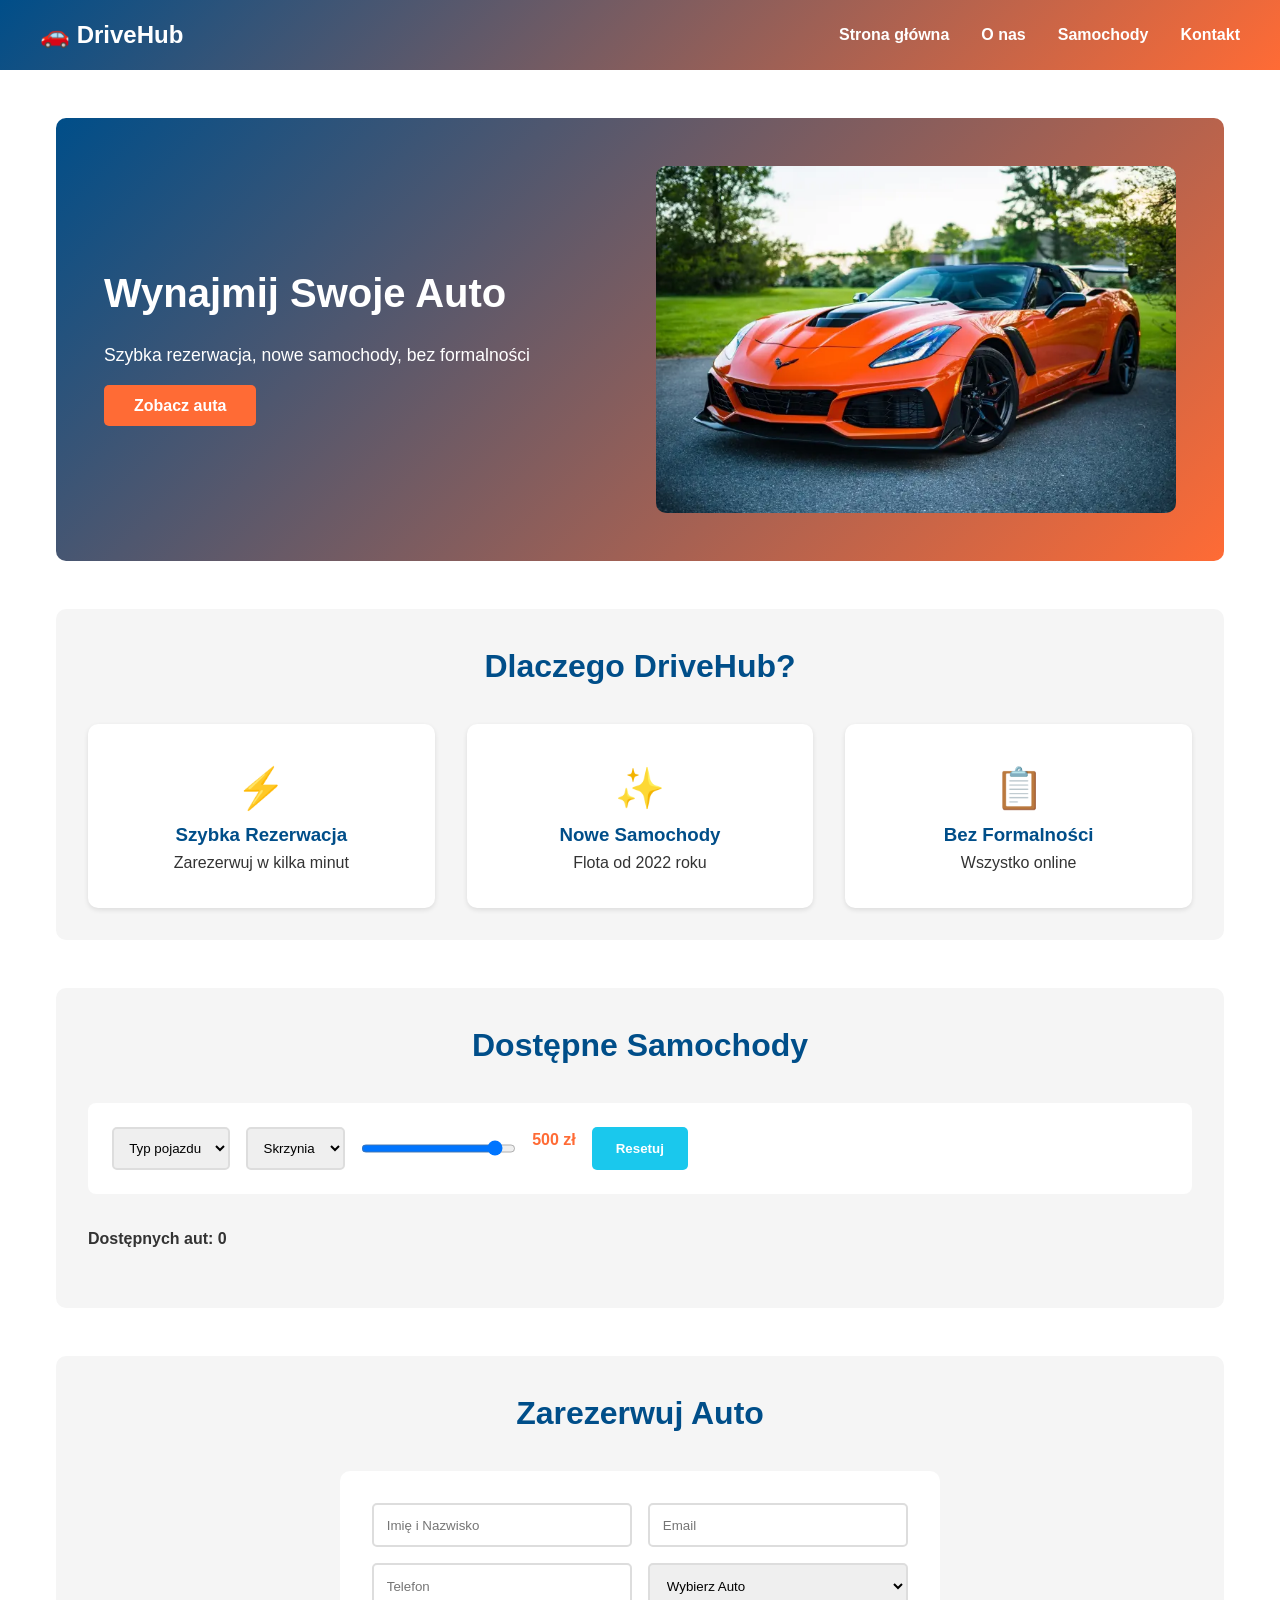
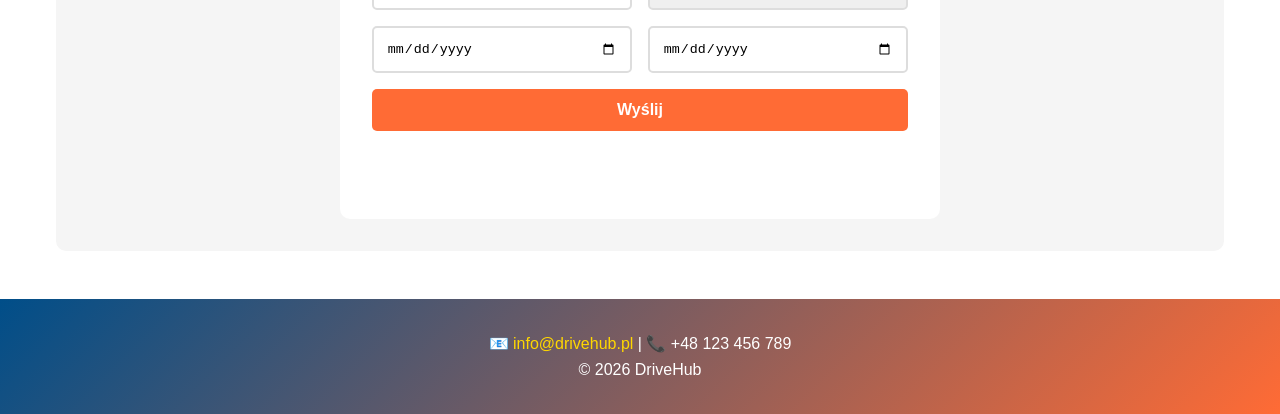
<file: index.html>
<!DOCTYPE html>
<html lang="pl">
<head>
    <meta charset="UTF-8">
    <meta name="viewport" content="width=device-width, initial-scale=1.0">
    <meta name="description" content="DriveHub - Wypożyczalnia samochodów">
    <title>DriveHub - Wypożyczalnia Samochodów</title>
    <link rel="stylesheet" href="style2.css">
</head>
<body>

    <header>
        <nav>
            <h1>🚗 DriveHub</h1>
            <ul>
                <li><a href="#baner">Strona główna</a></li>
                <li><a href="#onas">O nas</a></li>
                <li><a href="#samochody">Samochody</a></li>
                <li><a href="#kontakt">Kontakt</a></li>
            </ul>
        </nav>
    </header>

    <main>
        <section id="baner">
            <div class="baner-box">
                <div class="baner-tekst">
                    <h2 class="napis">Wynajmij Swoje Auto</h2>
                    <p>Szybka rezerwacja, nowe samochody, bez formalności</p>
                    <a href="#samochody" class="przycisk">Zobacz auta</a>
                </div>
               <img src="jaki-samochod-sportowy-warto-kupic.webp" alt="Samochód">
            </div>
        </section>


        <section id="onas">
            <h2>Dlaczego DriveHub?</h2>
            <div class="zalety">
                <div class="zaleta">
                    <span class="ikona">⚡</span>
                    <h3>Szybka Rezerwacja</h3>
                    <p>Zarezerwuj w kilka minut</p>
                </div>
                <div class="zaleta">
                    <span class="ikona">✨</span>
                    <h3>Nowe Samochody</h3>
                    <p>Flota od 2022 roku</p>
                </div>
                <div class="zaleta">
                    <span class="ikona">📋</span>
                    <h3>Bez Formalności</h3>
                    <p>Wszystko online</p>
                </div>
            </div>
        </section>


        <section id="samochody">
            <h2>Dostępne Samochody</h2>
            <div class="filtry">
                <select id="typ-filter">
                    <option value="">Typ pojazdu</option>
                </select>
                <select id="skrzynia-filter">
                    <option value="">Skrzynia</option>
                </select>
                <input type="range" id="cena-filter" min="0" max="500" value="600">
                <span id="cena-tekst">500 zł</span>
                <button id="resetuj-btn">Resetuj</button>
            </div>

            <p class="info-aut">Dostępnych aut: <strong id="licznik">0</strong></p>
            <div id="kontener-aut" class="siatka-aut"></div>
            <!-- java script wyszukuje dostepne auta -->
        </section>



        

        <section id="kontakt">
            <h2>Zarezerwuj Auto</h2>
            <form id="formularz">
                <input type="text" id="imie" placeholder="Imię i Nazwisko">
                <input type="email" id="email" placeholder="Email">
                <input type="tel" id="telefon" placeholder="Telefon">
                <select id="wybor-auta">
                    <option value="">Wybierz Auto</option>
                </select>
                <input type="date" id="data-od">
                <input type="date" id="data-do">
                <button type="submit" class="przycisk">Wyślij</button>
                <p id="komunikat-formularz"></p>
            </form>
        </section>
    </main>


    <footer>
        <p>📧 <a href="mailto:info@drivehub.pl">info@drivehub.pl</a> | 📞 +48 123 456 789</p>
        <p>&copy; 2026 DriveHub</p>
    </footer>

</body>
</html>
</file>
<file: style2.css>
* {
    margin: 0;
    padding: 0;
    box-sizing: border-box;
}

html {
    scroll-behavior: smooth;
}

body {
    font-family: Arial, sans-serif;
    color: #333;
    line-height: 1.6;
}

/* NAGŁÓWEK */
header {
    background: linear-gradient(135deg, #004E89, #FF6B35);
    color: white;
    padding: 1rem 2rem;
    position: sticky;
    top: 0;
    z-index: 100;
}

nav {
    max-width: 1200px;
    margin: 0 auto;
    display: flex;
    justify-content: space-between;
    align-items: center;
}

nav h1 {
    font-size: 1.5rem;
}

nav ul {
    display: flex;
    list-style: none;
    gap: 2rem;
}

nav a {
    color: white;
    text-decoration: none;
    font-weight: bold;
}

nav a:hover {
    color: #FFD700;
}




main {
    max-width: 1200px;
    margin: 0 auto;
    padding: 0 1rem;
}

section {
    margin: 3rem 0;
}
.napis{
    align-items: center;
}
h2 {
    font-size: 2rem;
    color: #004E89;
    margin-bottom: 2rem;
}

.przycisk {
    padding: 12px 30px;
    background: #FF6B35;
    color: white;
    border: none;
    border-radius: 5px;
    text-decoration: none;
    font-weight: bold;
    cursor: pointer;
    transition: 0.3s;
}

.przycisk:hover {
    background: #E55A2B;
}

#onas h2 {
  text-align: center;
}
#samochody h2 {
  text-align: center;
}
#kontakt h2 {
  text-align: center;
}


#baner {
    background: linear-gradient(135deg, #004E89, #FF6B35);
    color: white;
    padding: 3rem;
    border-radius: 10px;
}

.baner-box {
    display: grid;
    grid-template-columns: 1fr 1fr;
    gap: 2rem;
    align-items: center;
}

.baner-tekst h2 {
    color: white;
    font-size: 2.5rem;
    margin-bottom: 1rem;
}

.baner-tekst p {
    font-size: 1.1rem;
    margin-bottom: 1.5rem;
}

.baner-box img {
    width: 100%;
    border-radius: 10px;
}




#onas {
    background: #f5f5f5;
    padding: 2rem;
    border-radius: 10px;
}

.zalety {
    display: grid;
    grid-template-columns: repeat(3, 1fr);
    gap: 2rem;
}

.zaleta {
    background: white;
    padding: 2rem;
    border-radius: 10px;
    text-align: center;
    box-shadow: 0 2px 5px rgba(0,0,0,0.1);
}

.zaleta:hover {
    transform: translateY(-5px);
}

.ikona {
    font-size: 2.5rem;
    margin-bottom: 1rem;
}

.zaleta h3 {
    color: #004E89;
}





#samochody {
    background: #f5f5f5;
    padding: 2rem;
    border-radius: 10px;
}

.filtry {
    display: flex;
    gap: 1rem;
    margin-bottom: 2rem;
    flex-wrap: wrap;
    background: white;
    padding: 1.5rem;
    border-radius: 8px;
}

.filtry select,
.filtry input {
    padding: 0.7rem;
    border: 2px solid #ddd;
    border-radius: 5px;
}

.filtry select:focus,
.filtry input:focus {
    border-color: #FF6B35;
    outline: none;
}

#cena-tekst {
    font-weight: bold;
    color: #FF6B35;
}

#resetuj-btn {
    padding: 0.7rem 1.5rem;
    background: #1AC8ED;
    color: white;
    border: none;
    border-radius: 5px;
    cursor: pointer;
    font-weight: bold;
}

#resetuj-btn:hover {
    background: #18B5D1;
}

.info-aut {
    font-weight: bold;
    margin-bottom: 1.5rem;
}

.siatka-aut {
    display: grid;
    grid-template-columns: repeat(auto-fill, minmax(280px, 1fr));
    gap: 2rem;
}

.karta-auta {
    background: white;
    border-radius: 10px;
    overflow: hidden;
    box-shadow: 0 2px 5px rgba(0,0,0,0.1);
}

.karta-auta:hover {
    transform: translateY(-5px);
    box-shadow: 0 5px 15px rgba(0,0,0,0.2);
}

.karta-auta img {
    width: 100%;
    height: 200px;
    object-fit: cover;
}

.info-auta {
    padding: 1.5rem;
}

.info-auta h3 {
    color: #004E89;
    margin-bottom: 0.3rem;
}

.typ-auta {
    color: #FF6B35;
    font-weight: bold;
    font-size: 0.9rem;
    margin-bottom: 1rem;
}

.szczegoly-auta {
    background: #f9f9f9;
    padding: 0.8rem;
    border-radius: 5px;
    margin-bottom: 1rem;
    font-size: 0.85rem;
    display: grid;
    grid-template-columns: 1fr 1fr;
    gap: 0.5rem;
}

.cena-auta {
    font-size: 1.5rem;
    font-weight: bold;
    color: #FF6B35;
    text-align: center;
    margin-bottom: 1rem;
}

.przyciski-auta {
    display: flex;
    gap: 0.5rem;
}

.przyciski-auta button {
    flex: 1;
    padding: 8px;
    background: #FF6B35;
    color: white;
    border: none;
    border-radius: 5px;
    cursor: pointer;
    font-weight: bold;
}

.przyciski-auta button:hover {
    background: #E55A2B;
}





#kontakt {
    background: #f5f5f5;
    padding: 2rem;
    border-radius: 10px;
}

form {
    max-width: 600px;
    margin: 0 auto;
    background: white;
    padding: 2rem;
    border-radius: 10px;
    display: grid;
    grid-template-columns: 1fr 1fr;
    gap: 1rem;
}

form input,
form select {
    padding: 0.8rem;
    border: 2px solid #ddd;
    border-radius: 5px;
}

form input:focus,
form select:focus {
    border-color: #FF6B35;
    outline: none;
}

form button {
    grid-column: 1 / -1;
    padding: 12px;
    font-size: 1rem;
}

#komunikat-formularz {
    grid-column: 1 / -1;
    text-align: center;
    margin-top: 1rem;
    font-weight: bold;
    min-height: 1.5rem;
}

#komunikat-formularz.sukces {
    color: #27AE60;
}

#komunikat-formularz.blad {
    color: #E74C3C;
}



footer {
    background: linear-gradient(135deg, #004E89, #FF6B35);
    color: white;
    text-align: center;
    padding: 2rem;
    margin-top: 3rem;
}

footer a {
    color: #FFD700;
    text-decoration: none;
}
</file>
